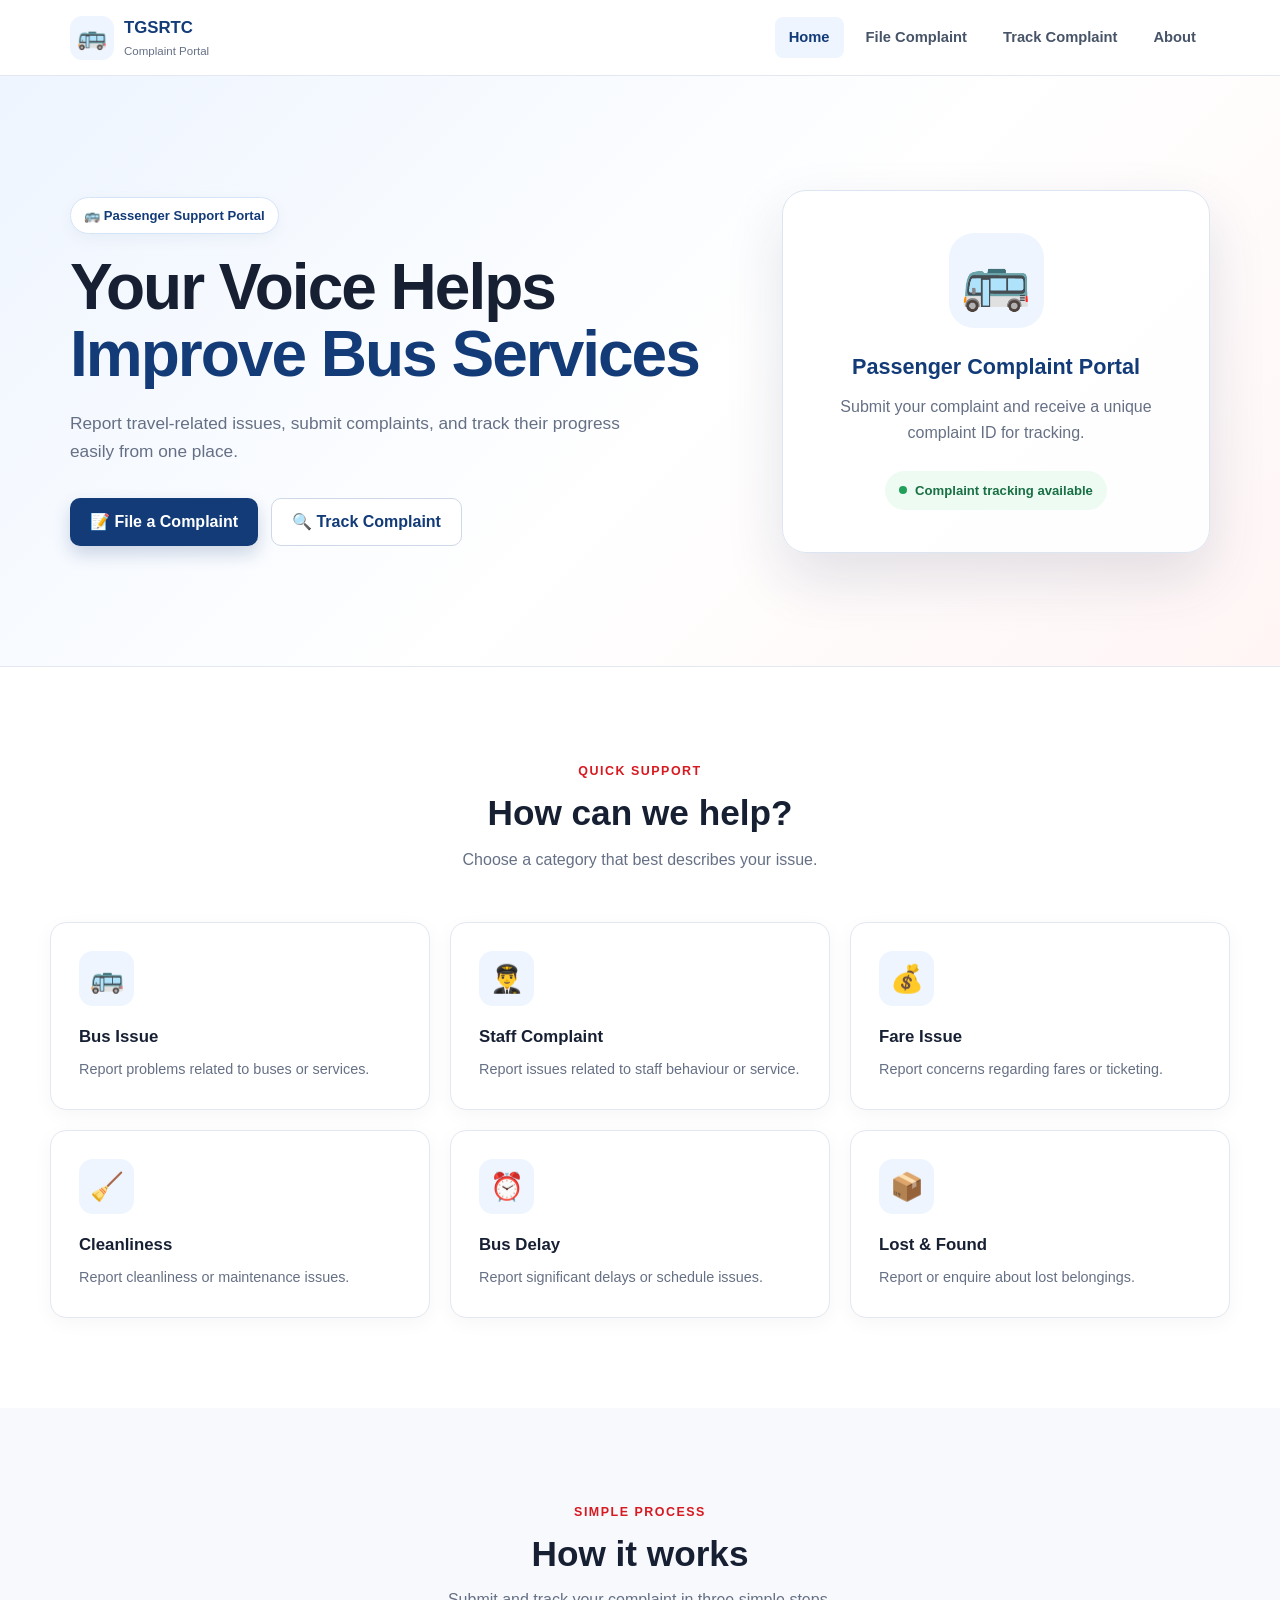
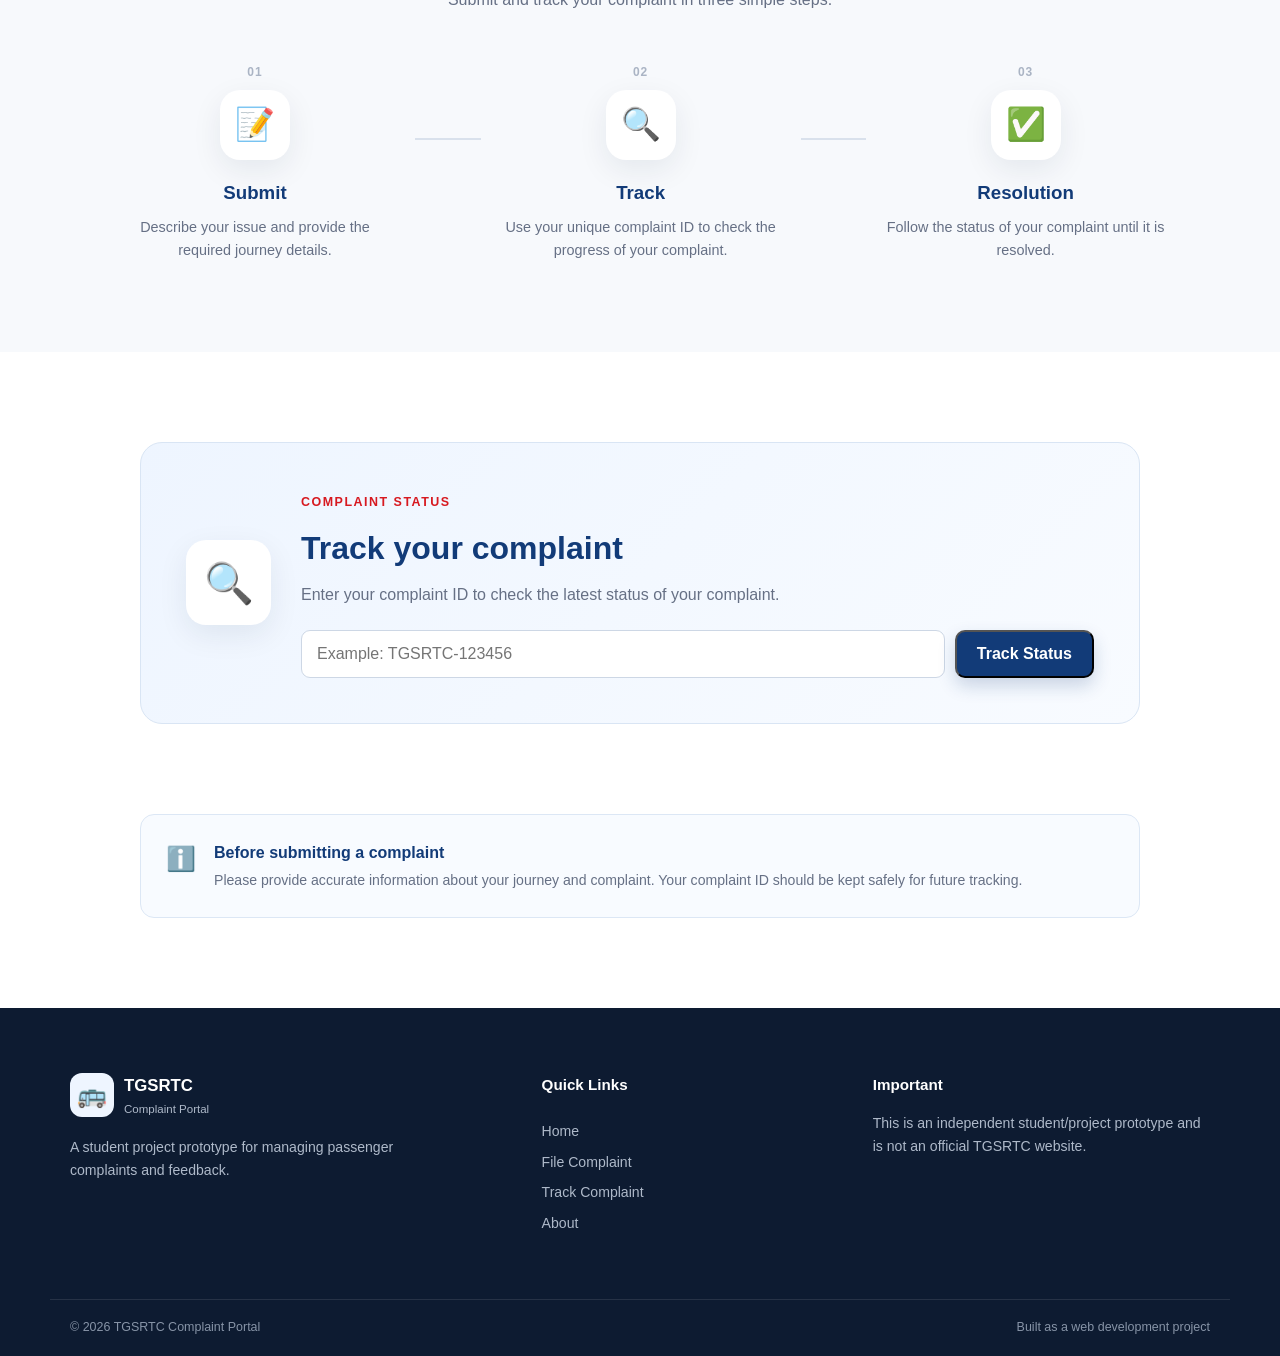
<file: index.html>
<!DOCTYPE html>
<html lang="en">
<head>
    <meta charset="UTF-8">

    <meta name="viewport" content="width=device-width, initial-scale=1.0">

    <title>TGSRTC Complaint Portal</title>

    <meta
        name="description"
        content="TGSRTC Complaint Portal - Submit and track public transport complaints."
    >

    <link rel="stylesheet" href="css/style.css">
</head>

<body>

    <!-- =========================
         NAVIGATION
    ========================== -->

    <header class="navbar">

        <div class="nav-container">

            <a href="index.html" class="logo">
                <span class="logo-icon">🚌</span>

                <div>
                    <span class="logo-title">TGSRTC</span>
                    <span class="logo-subtitle">Complaint Portal</span>
                </div>
            </a>


            <nav class="nav-links" id="navLinks">

                <a href="index.html" class="active">
                    Home
                </a>

                <a href="pages/complaint.html">
                    File Complaint
                </a>

                <a href="pages/track.html">
                    Track Complaint
                </a>

                <a href="pages/about.html">
                    About
                </a>

            </nav>


            <button
                class="menu-button"
                id="menuButton"
                aria-label="Open menu"
            >
                ☰
            </button>

        </div>

    </header>


    <main>

        <!-- =========================
             HERO SECTION
        ========================== -->

        <section class="hero">

            <div class="hero-container">

                <div class="hero-content">

                    <span class="hero-badge">
                        🚌 Passenger Support Portal
                    </span>

                    <h1>
                        Your Voice Helps
                        <span>Improve Bus Services</span>
                    </h1>

                    <p>
                        Report travel-related issues, submit complaints,
                        and track their progress easily from one place.
                    </p>


                    <div class="hero-buttons">

                        <a
                            href="pages/complaint.html"
                            class="btn btn-primary"
                        >
                            📝 File a Complaint
                        </a>

                        <a
                            href="pages/track.html"
                            class="btn btn-secondary"
                        >
                            🔍 Track Complaint
                        </a>

                    </div>

                </div>


                <div class="hero-card">

                    <div class="hero-card-icon">
                        🚌
                    </div>

                    <h3>
                        Passenger Complaint Portal
                    </h3>

                    <p>
                        Submit your complaint and receive a
                        unique complaint ID for tracking.
                    </p>

                    <div class="hero-card-status">

                        <span class="status-dot"></span>

                        Complaint tracking available

                    </div>

                </div>

            </div>

        </section>


        <!-- =========================
             QUICK CATEGORIES
        ========================== -->

        <section class="categories section">

            <div class="section-heading">

                <span class="section-label">
                    QUICK SUPPORT
                </span>

                <h2>
                    How can we help?
                </h2>

                <p>
                    Choose a category that best describes your issue.
                </p>

            </div>


            <div class="category-grid">

                <a href="pages/complaint.html" class="category-card">

                    <div class="category-icon">
                        🚌
                    </div>

                    <h3>
                        Bus Issue
                    </h3>

                    <p>
                        Report problems related to buses or services.
                    </p>

                </a>


                <a href="pages/complaint.html" class="category-card">

                    <div class="category-icon">
                        👨‍✈️
                    </div>

                    <h3>
                        Staff Complaint
                    </h3>

                    <p>
                        Report issues related to staff behaviour or service.
                    </p>

                </a>


                <a href="pages/complaint.html" class="category-card">

                    <div class="category-icon">
                        💰
                    </div>

                    <h3>
                        Fare Issue
                    </h3>

                    <p>
                        Report concerns regarding fares or ticketing.
                    </p>

                </a>


                <a href="pages/complaint.html" class="category-card">

                    <div class="category-icon">
                        🧹
                    </div>

                    <h3>
                        Cleanliness
                    </h3>

                    <p>
                        Report cleanliness or maintenance issues.
                    </p>

                </a>


                <a href="pages/complaint.html" class="category-card">

                    <div class="category-icon">
                        ⏰
                    </div>

                    <h3>
                        Bus Delay
                    </h3>

                    <p>
                        Report significant delays or schedule issues.
                    </p>

                </a>


                <a href="pages/complaint.html" class="category-card">

                    <div class="category-icon">
                        📦
                    </div>

                    <h3>
                        Lost & Found
                    </h3>

                    <p>
                        Report or enquire about lost belongings.
                    </p>

                </a>

            </div>

        </section>


        <!-- =========================
             HOW IT WORKS
        ========================== -->

        <section class="how-section section">

            <div class="section-heading">

                <span class="section-label">
                    SIMPLE PROCESS
                </span>

                <h2>
                    How it works
                </h2>

                <p>
                    Submit and track your complaint in three simple steps.
                </p>

            </div>


            <div class="steps">

                <div class="step">

                    <div class="step-number">
                        01
                    </div>

                    <div class="step-icon">
                        📝
                    </div>

                    <h3>
                        Submit
                    </h3>

                    <p>
                        Describe your issue and provide the required
                        journey details.
                    </p>

                </div>


                <div class="step-line"></div>


                <div class="step">

                    <div class="step-number">
                        02
                    </div>

                    <div class="step-icon">
                        🔍
                    </div>

                    <h3>
                        Track
                    </h3>

                    <p>
                        Use your unique complaint ID to check the
                        progress of your complaint.
                    </p>

                </div>


                <div class="step-line"></div>


                <div class="step">

                    <div class="step-number">
                        03
                    </div>

                    <div class="step-icon">
                        ✅
                    </div>

                    <h3>
                        Resolution
                    </h3>

                    <p>
                        Follow the status of your complaint until
                        it is resolved.
                    </p>

                </div>

            </div>

        </section>


        <!-- =========================
             TRACK COMPLAINT
        ========================== -->

        <section class="track-section section">

            <div class="track-card">

                <div class="track-icon">
                    🔍
                </div>

                <div class="track-content">

                    <span class="section-label">
                        COMPLAINT STATUS
                    </span>

                    <h2>
                        Track your complaint
                    </h2>

                    <p>
                        Enter your complaint ID to check the latest
                        status of your complaint.
                    </p>


                    <form class="track-form" id="trackForm">

                        <input
                            type="text"
                            id="complaintId"
                            placeholder="Example: TGSRTC-123456"
                            required
                        >

                        <button
                            type="submit"
                            class="btn btn-primary"
                        >
                            Track Status
                        </button>

                    </form>

                </div>

            </div>

        </section>


        <!-- =========================
             INFORMATION NOTICE
        ========================== -->

        <section class="notice-section section">

            <div class="notice">

                <div class="notice-icon">
                    ℹ️
                </div>

                <div>

                    <h3>
                        Before submitting a complaint
                    </h3>

                    <p>
                        Please provide accurate information about
                        your journey and complaint. Your complaint
                        ID should be kept safely for future tracking.
                    </p>

                </div>

            </div>

        </section>

    </main>


    <!-- =========================
         FOOTER
    ========================== -->

    <footer class="footer">

        <div class="footer-container">

            <div class="footer-brand">

                <div class="logo">

                    <span class="logo-icon">
                        🚌
                    </span>

                    <div>
                        <span class="logo-title">
                            TGSRTC
                        </span>

                        <span class="logo-subtitle">
                            Complaint Portal
                        </span>
                    </div>

                </div>

                <p>
                    A student project prototype for managing
                    passenger complaints and feedback.
                </p>

            </div>


            <div class="footer-links">

                <h4>
                    Quick Links
                </h4>

                <a href="index.html">
                    Home
                </a>

                <a href="pages/complaint.html">
                    File Complaint
                </a>

                <a href="pages/track.html">
                    Track Complaint
                </a>

                <a href="pages/about.html">
                    About
                </a>

            </div>


            <div class="footer-info">

                <h4>
                    Important
                </h4>

                <p>
                    This is an independent student/project
                    prototype and is not an official TGSRTC website.
                </p>

            </div>

        </div>


        <div class="footer-bottom">

            <p>
                © 2026 TGSRTC Complaint Portal
            </p>

            <p>
                Built as a web development project
            </p>

        </div>

    </footer>


    <script src="js/script.js"></script>

</body>

</html>
</file>
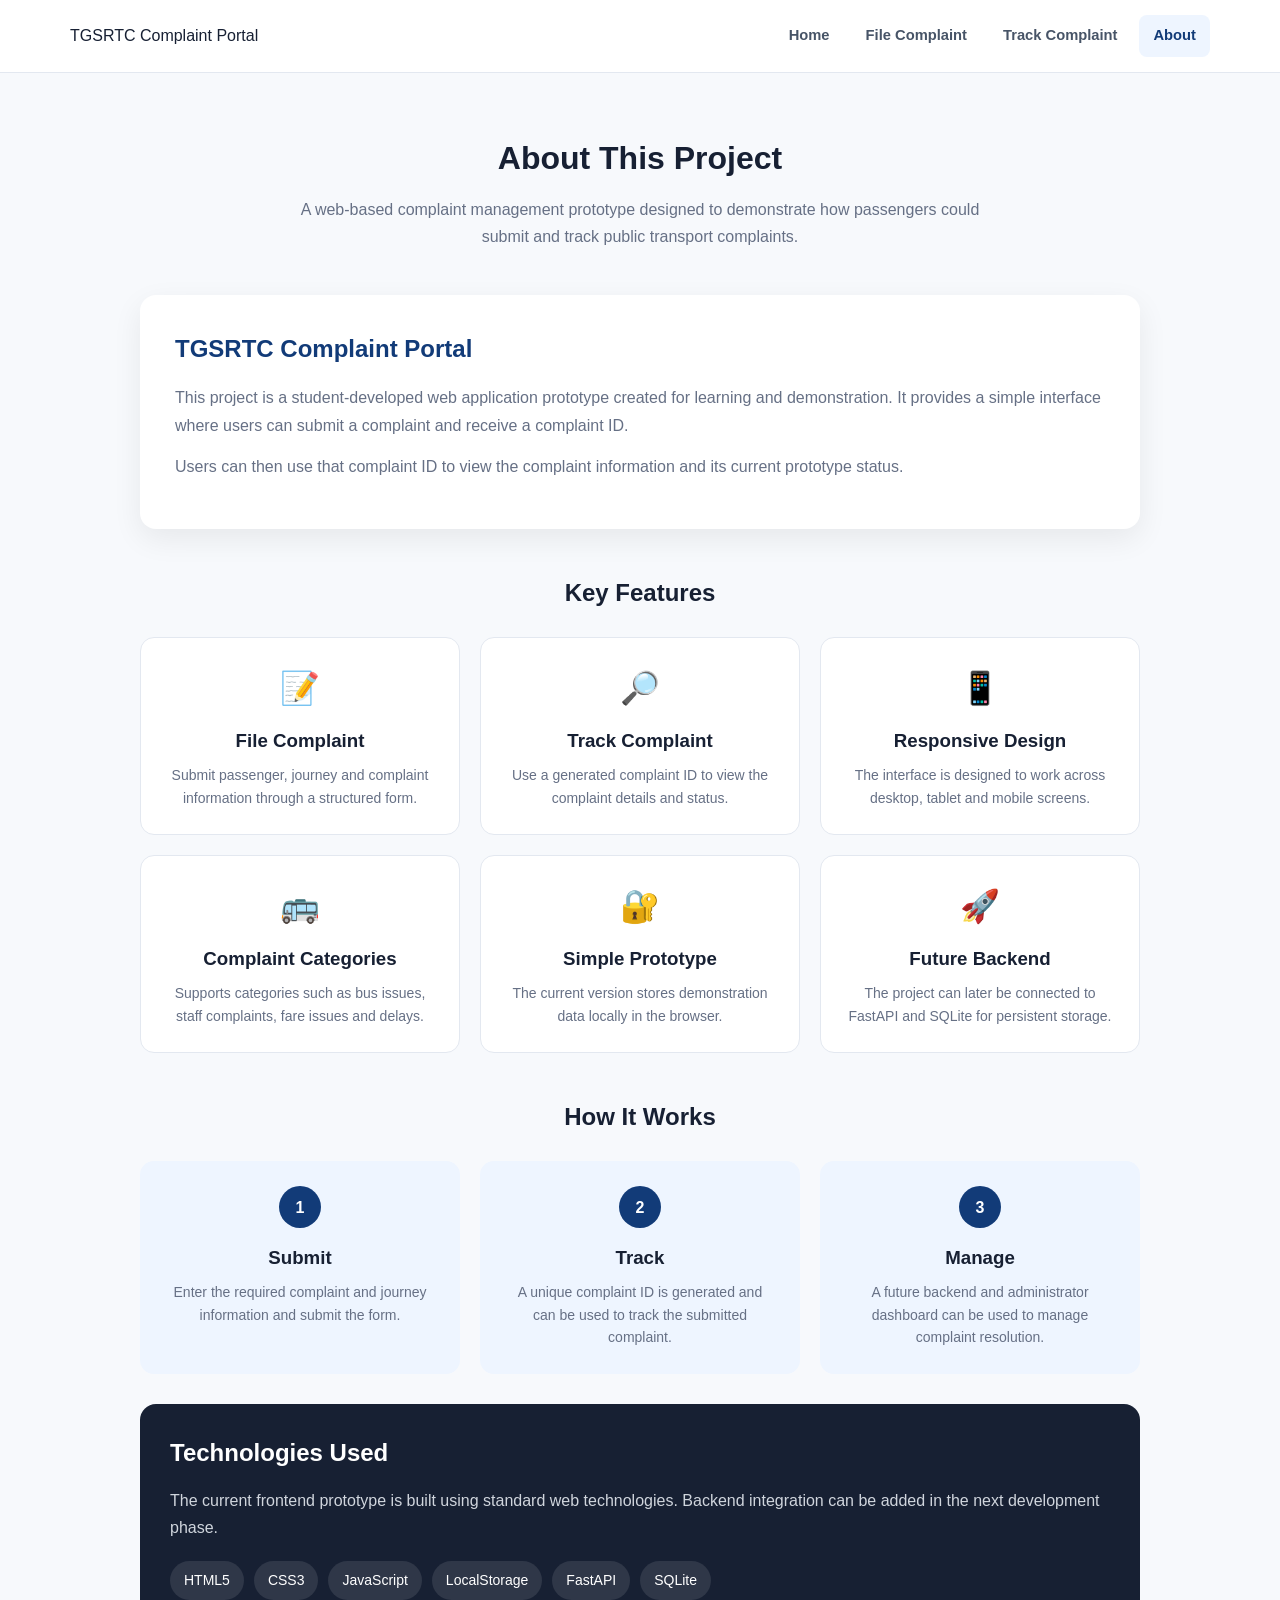
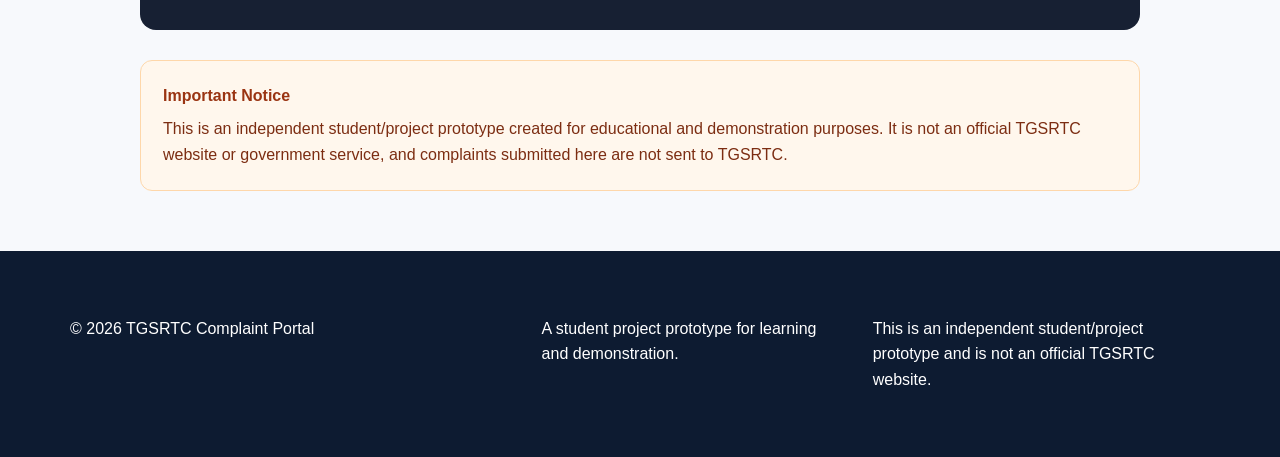
<file: pages/about.html>
<!DOCTYPE html>
<html lang="en">

<head>

    <meta charset="UTF-8">

    <meta name="viewport"
          content="width=device-width, initial-scale=1.0">

    <title>About | TGSRTC Complaint Portal</title>

    <link rel="stylesheet" href="../css/style.css">

    <style>

        /* =====================================================
           ABOUT PAGE
        ===================================================== */

        .about-page {
            padding: 60px 20px;
        }

        .about-container {
            max-width: 1000px;
            margin: auto;
        }

        .about-header {
            text-align: center;
            margin-bottom: 45px;
        }

        .about-header h1 {
            margin-bottom: 12px;
        }

        .about-header p {
            max-width: 700px;
            margin: auto;
            color: #667085;
            line-height: 1.7;
        }


        /* PROJECT INTRO */

        .about-intro {
            background: #ffffff;
            padding: 35px;
            border-radius: 16px;
            box-shadow: 0 10px 30px rgba(0,0,0,0.07);
            margin-bottom: 30px;
        }

        .about-intro h2 {
            color: #123b78;
            margin-bottom: 15px;
        }

        .about-intro p {
            color: #667085;
            line-height: 1.8;
            margin-bottom: 12px;
        }


        /* FEATURE GRID */

        .about-section-title {
            text-align: center;
            margin: 45px 0 25px;
            color: #172033;
        }

        .feature-grid {
            display: grid;
            grid-template-columns: repeat(3, 1fr);
            gap: 20px;
        }

        .feature-card {
            background: #ffffff;
            padding: 25px;
            border-radius: 14px;
            border: 1px solid #e3e8f0;
            text-align: center;
        }

        .feature-icon {
            font-size: 32px;
            margin-bottom: 12px;
        }

        .feature-card h3 {
            margin-bottom: 8px;
            color: #172033;
        }

        .feature-card p {
            color: #667085;
            line-height: 1.6;
            font-size: 14px;
        }


        /* WORKFLOW */

        .workflow {
            display: grid;
            grid-template-columns: repeat(3, 1fr);
            gap: 20px;
        }

        .workflow-card {
            text-align: center;
            padding: 25px;
            background: #eef5ff;
            border-radius: 14px;
        }

        .workflow-number {
            width: 42px;
            height: 42px;
            margin: 0 auto 15px;
            border-radius: 50%;
            background: #123b78;
            color: #ffffff;
            display: flex;
            align-items: center;
            justify-content: center;
            font-weight: bold;
        }

        .workflow-card h3 {
            margin-bottom: 8px;
        }

        .workflow-card p {
            color: #667085;
            font-size: 14px;
            line-height: 1.6;
        }


        /* TECHNOLOGY */

        .technology-box {
            background: #172033;
            color: #ffffff;
            padding: 30px;
            border-radius: 16px;
            margin-top: 30px;
        }

        .technology-box h2 {
            margin-bottom: 15px;
        }

        .technology-box p {
            color: #d0d5dd;
            line-height: 1.7;
            margin-bottom: 20px;
        }

        .tech-list {
            display: flex;
            flex-wrap: wrap;
            gap: 10px;
        }

        .tech-item {
            padding: 8px 14px;
            background: rgba(255,255,255,0.1);
            border-radius: 20px;
            font-size: 14px;
        }


        /* DISCLAIMER */

        .disclaimer {
            margin-top: 30px;
            padding: 22px;
            background: #fff7ed;
            border: 1px solid #fed7aa;
            border-radius: 12px;
        }

        .disclaimer strong {
            color: #9a3412;
        }

        .disclaimer p {
            color: #7c2d12;
            margin-top: 8px;
            line-height: 1.6;
        }


        /* MOBILE */

        @media (max-width: 800px) {

            .feature-grid,
            .workflow {
                grid-template-columns: 1fr;
            }

            .about-page {
                padding: 40px 15px;
            }

            .about-intro {
                padding: 25px;
            }

        }

    </style>

</head>


<body>


<!-- =====================================================
     NAVBAR
===================================================== -->

<header class="navbar">

    <div class="nav-container">

        <a href="../index.html" class="logo">
            TGSRTC Complaint Portal
        </a>

        <button
            class="menu-button"
            id="menuButton"
            aria-label="Open menu">
            ☰
        </button>

        <nav class="nav-links" id="navLinks">

            <a href="../index.html">
                Home
            </a>

            <a href="complaint.html">
                File Complaint
            </a>

            <a href="track.html">
                Track Complaint
            </a>

            <a href="about.html" class="active">
                About
            </a>

        </nav>

    </div>

</header>


<!-- =====================================================
     ABOUT PAGE
===================================================== -->

<main class="about-page">

    <div class="about-container">


        <!-- HEADER -->

        <div class="about-header">

            <h1>
                About This Project
            </h1>

            <p>
                A web-based complaint management prototype
                designed to demonstrate how passengers could
                submit and track public transport complaints.
            </p>

        </div>


        <!-- INTRODUCTION -->

        <section class="about-intro">

            <h2>
                TGSRTC Complaint Portal
            </h2>

            <p>
                This project is a student-developed web application
                prototype created for learning and demonstration.
                It provides a simple interface where users can
                submit a complaint and receive a complaint ID.
            </p>

            <p>
                Users can then use that complaint ID to view the
                complaint information and its current prototype
                status.
            </p>

        </section>


        <!-- FEATURES -->

        <h2 class="about-section-title">
            Key Features
        </h2>


        <section class="feature-grid">


            <div class="feature-card">

                <div class="feature-icon">
                    📝
                </div>

                <h3>
                    File Complaint
                </h3>

                <p>
                    Submit passenger, journey and complaint
                    information through a structured form.
                </p>

            </div>


            <div class="feature-card">

                <div class="feature-icon">
                    🔎
                </div>

                <h3>
                    Track Complaint
                </h3>

                <p>
                    Use a generated complaint ID to view
                    the complaint details and status.
                </p>

            </div>


            <div class="feature-card">

                <div class="feature-icon">
                    📱
                </div>

                <h3>
                    Responsive Design
                </h3>

                <p>
                    The interface is designed to work across
                    desktop, tablet and mobile screens.
                </p>

            </div>


            <div class="feature-card">

                <div class="feature-icon">
                    🚌
                </div>

                <h3>
                    Complaint Categories
                </h3>

                <p>
                    Supports categories such as bus issues,
                    staff complaints, fare issues and delays.
                </p>

            </div>


            <div class="feature-card">

                <div class="feature-icon">
                    🔐
                </div>

                <h3>
                    Simple Prototype
                </h3>

                <p>
                    The current version stores demonstration
                    data locally in the browser.
                </p>

            </div>


            <div class="feature-card">

                <div class="feature-icon">
                    🚀
                </div>

                <h3>
                    Future Backend
                </h3>

                <p>
                    The project can later be connected to
                    FastAPI and SQLite for persistent storage.
                </p>

            </div>


        </section>


        <!-- WORKFLOW -->

        <h2 class="about-section-title">
            How It Works
        </h2>


        <section class="workflow">


            <div class="workflow-card">

                <div class="workflow-number">
                    1
                </div>

                <h3>
                    Submit
                </h3>

                <p>
                    Enter the required complaint and journey
                    information and submit the form.
                </p>

            </div>


            <div class="workflow-card">

                <div class="workflow-number">
                    2
                </div>

                <h3>
                    Track
                </h3>

                <p>
                    A unique complaint ID is generated and
                    can be used to track the submitted complaint.
                </p>

            </div>


            <div class="workflow-card">

                <div class="workflow-number">
                    3
                </div>

                <h3>
                    Manage
                </h3>

                <p>
                    A future backend and administrator dashboard
                    can be used to manage complaint resolution.
                </p>

            </div>


        </section>


        <!-- TECHNOLOGY -->

        <section class="technology-box">

            <h2>
                Technologies Used
            </h2>

            <p>
                The current frontend prototype is built using
                standard web technologies. Backend integration
                can be added in the next development phase.
            </p>


            <div class="tech-list">

                <span class="tech-item">
                    HTML5
                </span>

                <span class="tech-item">
                    CSS3
                </span>

                <span class="tech-item">
                    JavaScript
                </span>

                <span class="tech-item">
                    LocalStorage
                </span>

                <span class="tech-item">
                    FastAPI
                </span>

                <span class="tech-item">
                    SQLite
                </span>

            </div>

        </section>


        <!-- DISCLAIMER -->

        <section class="disclaimer">

            <strong>
                Important Notice
            </strong>

            <p>
                This is an independent student/project prototype
                created for educational and demonstration purposes.
                It is not an official TGSRTC website or government
                service, and complaints submitted here are not
                sent to TGSRTC.
            </p>

        </section>


    </div>

</main>


<!-- =====================================================
     FOOTER
===================================================== -->

<footer class="footer">

    <div class="footer-container">

        <p>
            © 2026 TGSRTC Complaint Portal
        </p>

        <p>
            A student project prototype for learning and demonstration.
        </p>

        <p>
            This is an independent student/project prototype
            and is not an official TGSRTC website.
        </p>

    </div>

</footer>


<script src="../js/script.js"></script>


</body>

</html>
</file>
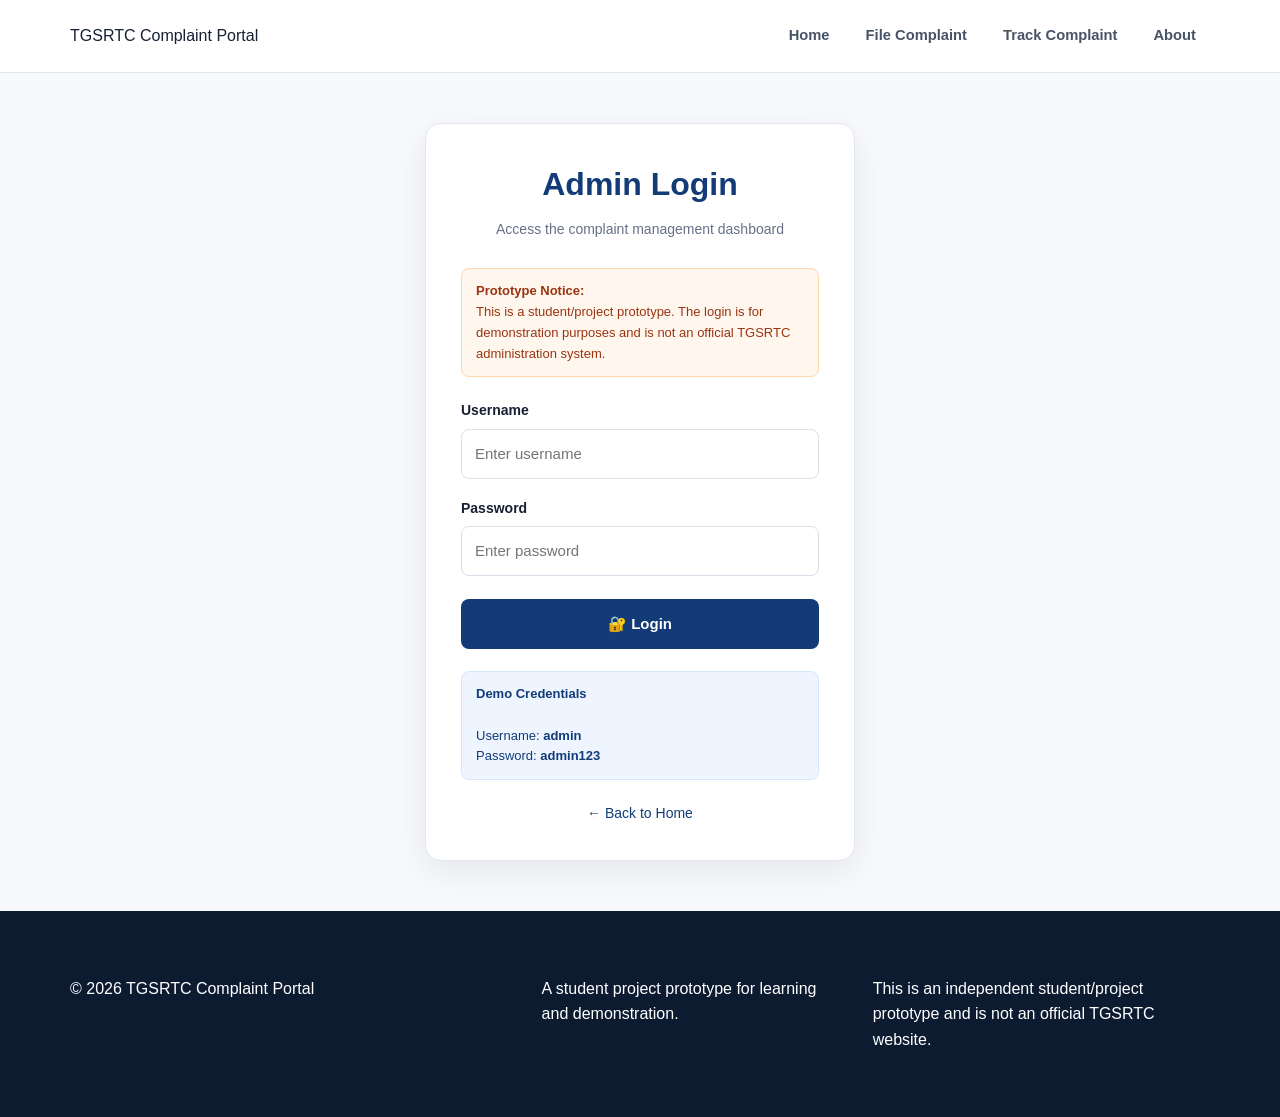
<file: pages/admin-login.html>
<!DOCTYPE html>
<html lang="en">

<head>

    <meta charset="UTF-8">

    <meta
        name="viewport"
        content="width=device-width, initial-scale=1.0">

    <title>Admin Login | TGSRTC Complaint Portal</title>

    <link
        rel="stylesheet"
        href="../css/style.css">

    <style>

        .login-page {
            min-height: 75vh;
            display: flex;
            align-items: center;
            justify-content: center;
            padding: 50px 20px;
            background: #f7f9fc;
        }

        .login-card {
            width: 100%;
            max-width: 430px;
            background: #ffffff;
            padding: 35px;
            border-radius: 16px;
            box-shadow: 0 10px 35px rgba(0, 0, 0, 0.08);
            border: 1px solid #e3e8f0;
        }

        .login-card h1 {
            color: #123b78;
            text-align: center;
            margin-bottom: 8px;
        }

        .login-card .subtitle {
            text-align: center;
            color: #667085;
            margin-bottom: 28px;
            font-size: 14px;
        }

        .login-notice {
            background: #fff7ed;
            border: 1px solid #fed7aa;
            color: #9a3412;
            padding: 12px 14px;
            border-radius: 8px;
            font-size: 13px;
            margin-bottom: 22px;
        }

        .form-group {
            margin-bottom: 18px;
        }

        .form-group label {
            display: block;
            margin-bottom: 7px;
            color: #172033;
            font-weight: 600;
            font-size: 14px;
        }

        .form-group input {
            width: 100%;
            padding: 12px 13px;
            border: 1px solid #d9dee8;
            border-radius: 8px;
            font-size: 15px;
            box-sizing: border-box;
            outline: none;
        }

        .form-group input:focus {
            border-color: #123b78;
            box-shadow: 0 0 0 3px rgba(18, 59, 120, 0.1);
        }

        .login-btn {
            width: 100%;
            padding: 13px;
            border: none;
            border-radius: 8px;
            background: #123b78;
            color: #ffffff;
            font-size: 15px;
            font-weight: 600;
            cursor: pointer;
            margin-top: 5px;
        }

        .login-btn:hover {
            background: #0b2c5d;
        }

        .login-error {
            display: none;
            margin-top: 15px;
            padding: 11px 13px;
            border-radius: 8px;
            background: #fef2f2;
            border: 1px solid #fecaca;
            color: #b91c1c;
            font-size: 14px;
            text-align: center;
        }

        .back-link {
            display: block;
            text-align: center;
            margin-top: 22px;
            color: #123b78;
            text-decoration: none;
            font-size: 14px;
        }

        .back-link:hover {
            text-decoration: underline;
        }

        .demo-credentials {
            margin-top: 22px;
            padding: 12px 14px;
            background: #eef5ff;
            border: 1px solid #d7e6ff;
            border-radius: 8px;
            color: #123b78;
            font-size: 13px;
        }

    </style>

</head>


<body>


<header class="navbar">

    <div class="nav-container">

        <a
            href="../index.html"
            class="logo">
            TGSRTC Complaint Portal
        </a>

        <nav class="nav-links">

            <a href="../index.html">
                Home
            </a>

            <a href="complaint.html">
                File Complaint
            </a>

            <a href="track.html">
                Track Complaint
            </a>

            <a href="about.html">
                About
            </a>

        </nav>

    </div>

</header>


<main class="login-page">

    <div class="login-card">

        <h1>
            Admin Login
        </h1>

        <p class="subtitle">
            Access the complaint management dashboard
        </p>


        <div class="login-notice">

            <strong>Prototype Notice:</strong><br>

            This is a student/project prototype.
            The login is for demonstration purposes
            and is not an official TGSRTC administration system.

        </div>


        <form id="loginForm">


            <div class="form-group">

                <label for="username">
                    Username
                </label>

                <input
                    type="text"
                    id="username"
                    placeholder="Enter username"
                    required>

            </div>


            <div class="form-group">

                <label for="password">
                    Password
                </label>

                <input
                    type="password"
                    id="password"
                    placeholder="Enter password"
                    required>

            </div>


            <button
                type="submit"
                class="login-btn">

                🔐 Login

            </button>


            <div
                id="loginError"
                class="login-error">

                Invalid username or password.

            </div>


        </form>


        <div class="demo-credentials">

            <strong>Demo Credentials</strong><br><br>

            Username: <strong>admin</strong><br>

            Password: <strong>admin123</strong>

        </div>


        <a
            href="../index.html"
            class="back-link">

            ← Back to Home

        </a>

    </div>

</main>


<footer class="footer">

    <div class="footer-container">

        <p>
            © 2026 TGSRTC Complaint Portal
        </p>

        <p>
            A student project prototype for learning and demonstration.
        </p>

        <p>
            This is an independent student/project prototype
            and is not an official TGSRTC website.
        </p>

    </div>

</footer>


<script>

    const loginForm =
        document.getElementById(
            "loginForm"
        );


    loginForm.addEventListener(
        "submit",
        function(event) {

            event.preventDefault();


            const username =
                document.getElementById(
                    "username"
                ).value.trim();


            const password =
                document.getElementById(
                    "password"
                ).value;


            const loginError =
                document.getElementById(
                    "loginError"
                );


            if (
                username === "admin" &&
                password === "admin123"
            ) {

                sessionStorage.setItem(
                    "adminLoggedIn",
                    "true"
                );


                window.location.href =
                    "admin.html";

            } else {

                loginError.style.display =
                    "block";

            }

        }
    );

</script>


</body>

</html>
</file>
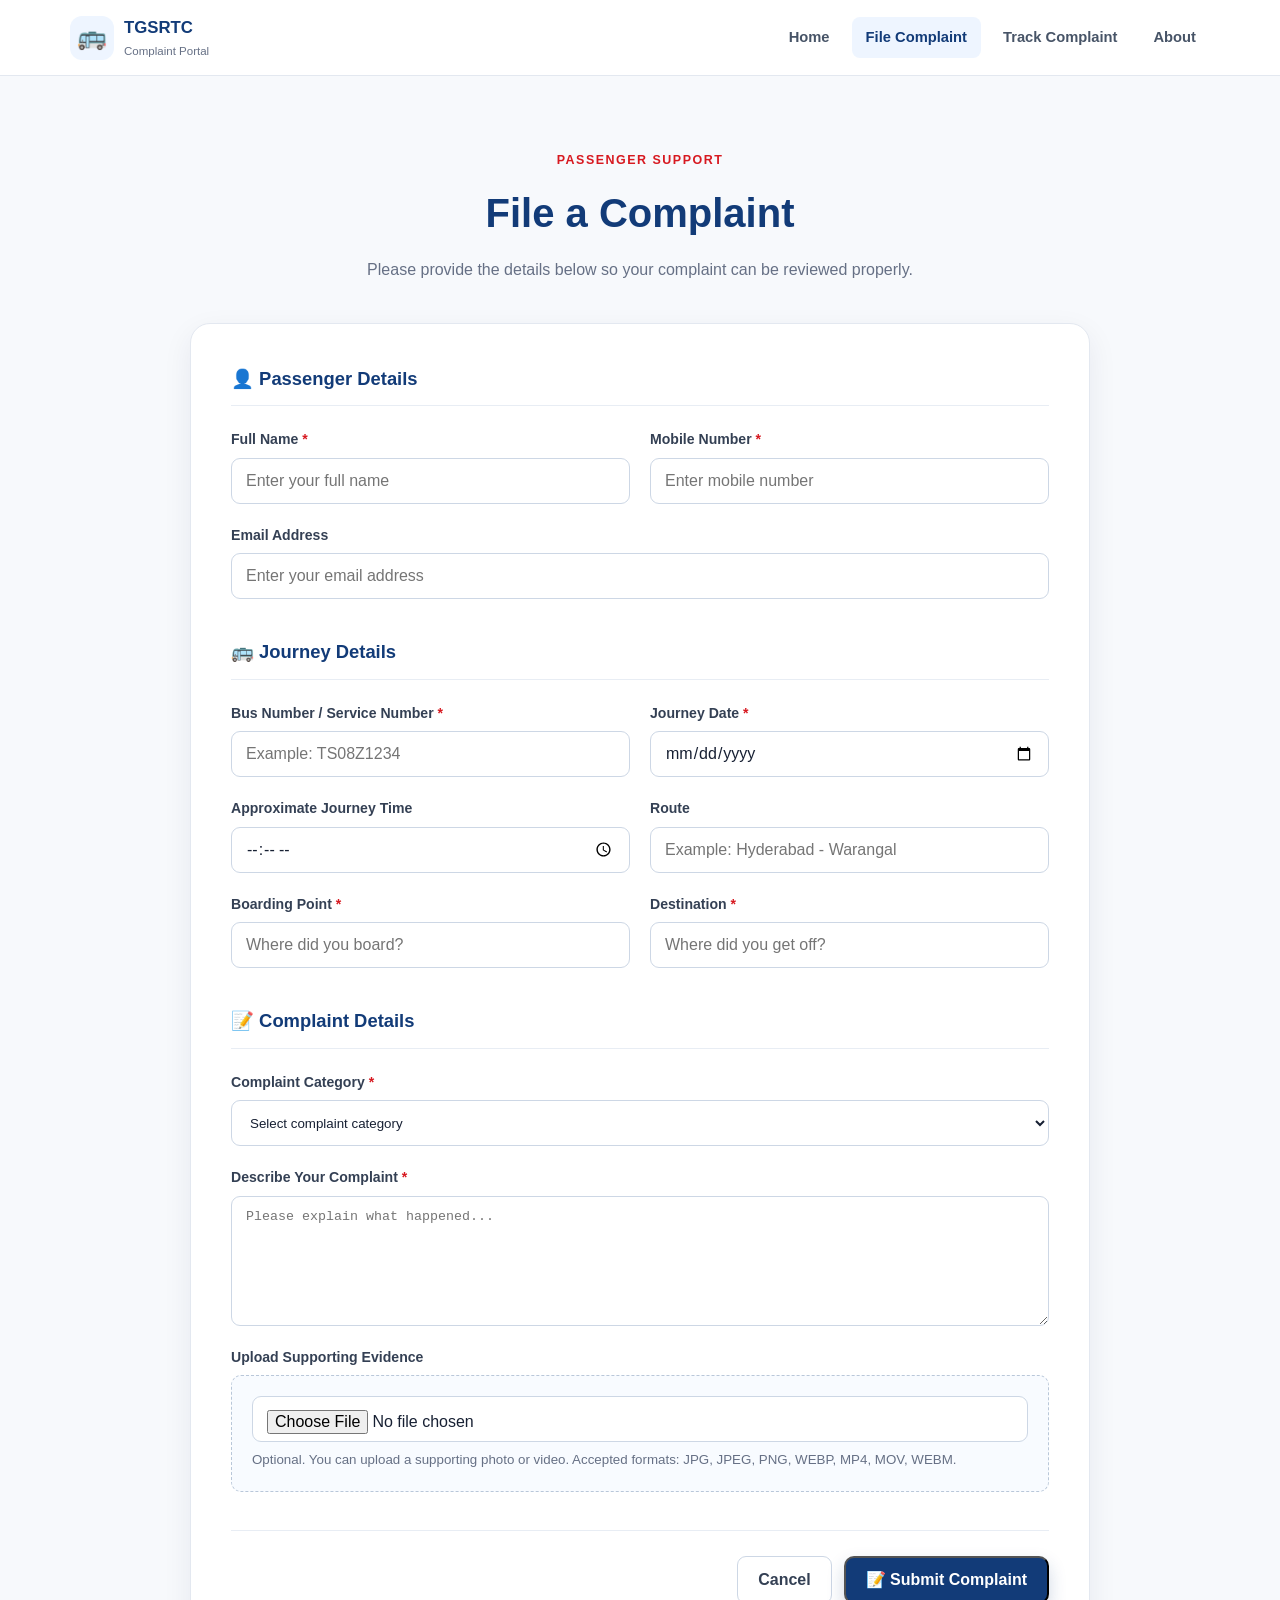
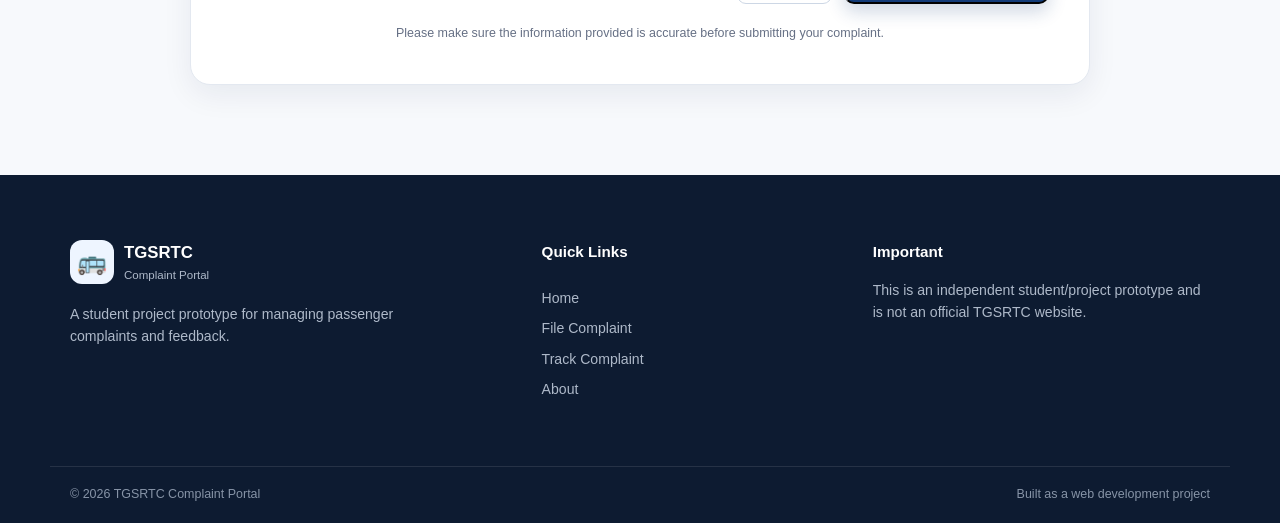
<file: pages/complaint.html>
<!DOCTYPE html>
<html lang="en">

<head>
    <meta charset="UTF-8">

    <meta name="viewport" content="width=device-width, initial-scale=1.0">

    <title>File Complaint | TGSRTC Complaint Portal</title>

    <link rel="stylesheet" href="../css/style.css">

    <style>
        /* Complaint page specific styles */

        .complaint-page {
            padding: 70px 20px 90px;
            background: #f7f9fc;
        }

        .complaint-container {
            max-width: 900px;
            margin: auto;
        }

        .page-header {
            text-align: center;
            margin-bottom: 40px;
        }

        .page-header h1 {
            color: #123b78;
            font-size: 2.5rem;
            margin-bottom: 12px;
        }

        .page-header p {
            color: #667085;
        }

        .complaint-card {
            background: #ffffff;
            border: 1px solid #e3e8f0;
            border-radius: 20px;
            padding: 40px;
            box-shadow: 0 10px 30px rgba(15, 35, 70, 0.07);
        }

        .form-section {
            margin-bottom: 38px;
        }

        .form-section:last-child {
            margin-bottom: 0;
        }

        .form-section-title {
            display: flex;
            align-items: center;
            gap: 10px;

            margin-bottom: 22px;
            padding-bottom: 12px;

            border-bottom: 1px solid #e8edf4;

            color: #123b78;
            font-size: 1.15rem;
        }

        .form-grid {
            display: grid;
            grid-template-columns: repeat(2, 1fr);
            gap: 20px;
        }

        .form-group {
            display: flex;
            flex-direction: column;
            gap: 7px;
        }

        .form-group.full {
            grid-column: 1 / -1;
        }

        .form-group label {
            color: #344054;
            font-size: 0.88rem;
            font-weight: 700;
        }

        .required {
            color: #d71920;
        }

        .form-group input,
        .form-group select,
        .form-group textarea {
            width: 100%;
            padding: 12px 14px;

            border: 1px solid #cdd7e5;
            border-radius: 9px;

            background: #ffffff;
            color: #172033;

            outline: none;

            transition: 0.2s ease;
        }

        .form-group input,
        .form-group select {
            height: 46px;
        }

        .form-group textarea {
            min-height: 130px;
            resize: vertical;
        }

        .form-group input:focus,
        .form-group select:focus,
        .form-group textarea:focus {
            border-color: #123b78;
            box-shadow: 0 0 0 3px rgba(18, 59, 120, 0.08);
        }

        .file-box {
            padding: 20px;

            border: 1px dashed #b9c7d9;
            border-radius: 10px;

            background: #f8fbff;
        }

        .file-box small {
            display: block;
            margin-top: 7px;
            color: #667085;
        }

        .form-actions {
            display: flex;
            justify-content: flex-end;
            gap: 12px;

            margin-top: 35px;
            padding-top: 25px;

            border-top: 1px solid #e8edf4;
        }

        .cancel-button {
            display: inline-flex;
            align-items: center;
            justify-content: center;

            min-height: 48px;
            padding: 0 20px;

            border: 1px solid #cdd7e5;
            border-radius: 9px;

            background: #ffffff;
            color: #344054;

            font-weight: 700;
        }

        .privacy-note {
            margin-top: 20px;

            text-align: center;

            color: #667085;
            font-size: 0.78rem;
        }

        @media (max-width: 700px) {

            .complaint-page {
                padding: 50px 15px 70px;
            }

            .complaint-card {
                padding: 25px 20px;
            }

            .page-header h1 {
                font-size: 2rem;
            }

            .form-grid {
                grid-template-columns: 1fr;
            }

            .form-group.full {
                grid-column: auto;
            }

            .form-actions {
                flex-direction: column;
            }

            .form-actions .btn,
            .cancel-button {
                width: 100%;
            }
        }
    </style>
</head>


<body>

    <!-- =========================
         NAVIGATION
    ========================== -->

    <header class="navbar">

        <div class="nav-container">

            <a href="../index.html" class="logo">

                <span class="logo-icon">
                    🚌
                </span>

                <div>
                    <span class="logo-title">
                        TGSRTC
                    </span>

                    <span class="logo-subtitle">
                        Complaint Portal
                    </span>
                </div>

            </a>


            <nav class="nav-links" id="navLinks">

                <a href="../index.html">
                    Home
                </a>

                <a href="complaint.html" class="active">
                    File Complaint
                </a>

                <a href="track.html">
                    Track Complaint
                </a>

                <a href="about.html">
                    About
                </a>

            </nav>


            <button
                class="menu-button"
                id="menuButton"
                aria-label="Open menu"
            >
                ☰
            </button>

        </div>

    </header>


    <!-- =========================
         COMPLAINT FORM
    ========================== -->

    <main class="complaint-page">

        <div class="complaint-container">


            <!-- PAGE HEADER -->

            <div class="page-header">

                <span class="section-label">
                    PASSENGER SUPPORT
                </span>

                <h1>
                    File a Complaint
                </h1>

                <p>
                    Please provide the details below so your complaint
                    can be reviewed properly.
                </p>

            </div>


            <!-- FORM CARD -->

            <div class="complaint-card">

                <form id="complaintForm">


                    <!-- =========================
                         PASSENGER DETAILS
                    ========================== -->

                    <section class="form-section">

                        <h2 class="form-section-title">
                            👤 Passenger Details
                        </h2>


                        <div class="form-grid">

                            <div class="form-group">

                                <label for="fullName">
                                    Full Name
                                    <span class="required">*</span>
                                </label>

                                <input
                                    type="text"
                                    id="name"
                                    name="fullName"
                                    placeholder="Enter your full name"
                                    required
                                >

                            </div>


                            <div class="form-group">

                                <label for="mobile">
                                    Mobile Number
                                    <span class="required">*</span>
                                </label>

                                <input
                                    type="tel"
                                    id="mobile"
                                    name="mobile"
                                    placeholder="Enter mobile number"
                                    pattern="[0-9]{10}"
                                    maxlength="10"
                                    required
                                >

                            </div>


                            <div class="form-group full">

                                <label for="email">
                                    Email Address
                                </label>

                                <input
                                    type="email"
                                    id="email"
                                    name="email"
                                    placeholder="Enter your email address"
                                >

                            </div>

                        </div>

                    </section>


                    <!-- =========================
                         JOURNEY DETAILS
                    ========================== -->

                    <section class="form-section">

                        <h2 class="form-section-title">
                            🚌 Journey Details
                        </h2>


                        <div class="form-grid">

                            <div class="form-group">

                                <label for="busNumber">
                                    Bus Number / Service Number
                                    <span class="required">*</span>
                                </label>

                                <input
                                    type="text"
                                    id="busNumber"
                                    name="busNumber"
                                    placeholder="Example: TS08Z1234"
                                    required
                                >

                            </div>


                            <div class="form-group">

                                <label for="journeyDate">
                                    Journey Date
                                    <span class="required">*</span>
                                </label>

                                <input
                                    type="date"
                                    id="journeyDate"
                                    name="journeyDate"
                                    required
                                >

                            </div>


                            <div class="form-group">

                                <label for="journeyTime">
                                    Approximate Journey Time
                                </label>

                                <input
                                    type="time"
                                    id="journeyTime"
                                    name="journeyTime"
                                >

                            </div>


                            <div class="form-group">

                                <label for="route">
                                    Route
                                </label>

                                <input
                                    type="text"
                                    id="route"
                                    name="route"
                                    placeholder="Example: Hyderabad - Warangal"
                                >

                            </div>


                            <div class="form-group">

                                <label for="boarding">
                                    Boarding Point
                                    <span class="required">*</span>
                                </label>

                                <input
                                    type="text"
                                    id="boardingPoint"
                                    name="boarding"
                                    placeholder="Where did you board?"
                                    required
                                >

                            </div>


                            <div class="form-group">

                                <label for="destination">
                                    Destination
                                    <span class="required">*</span>
                                </label>

                                <input
                                    type="text"
                                    id="destination"
                                    name="destination"
                                    placeholder="Where did you get off?"
                                    required
                                >

                            </div>

                        </div>

                    </section>


                    <!-- =========================
                         COMPLAINT DETAILS
                    ========================== -->

                    <section class="form-section">

                        <h2 class="form-section-title">
                            📝 Complaint Details
                        </h2>


                        <div class="form-grid">

                            <div class="form-group full">

                                <label for="category">
                                    Complaint Category
                                    <span class="required">*</span>
                                </label>

                                <select
                                    id="category"
                                    name="category"
                                    required
                                >

                                    <option value="">
                                        Select complaint category
                                    </option>

                                    <option value="bus">
                                        🚌 Bus Issue
                                    </option>

                                    <option value="staff">
                                        👨‍✈️ Staff Complaint
                                    </option>

                                    <option value="fare">
                                        💰 Fare / Ticket Issue
                                    </option>

                                    <option value="cleanliness">
                                        🧹 Cleanliness
                                    </option>

                                    <option value="delay">
                                        ⏰ Bus Delay
                                    </option>

                                    <option value="lost">
                                        📦 Lost & Found
                                    </option>

                                    <option value="other">
                                        📋 Other
                                    </option>

                                </select>

                            </div>


                            <div class="form-group full">

                                <label for="description">
                                    Describe Your Complaint
                                    <span class="required">*</span>
                                </label>

                                <textarea
                                    id="description"
                                    name="description"
                                    placeholder="Please explain what happened..."
                                    maxlength="1000"
                                    required
                                ></textarea>

                            </div>


                            <div class="form-group full">

    <label for="evidence">
        Upload Supporting Evidence
    </label>

    <div class="file-box">

        <input
            type="file"
            id="evidence"
            name="evidence"
            accept="image/*,video/*"
        >

        <small>
            Optional. You can upload a supporting photo or video.
            Accepted formats: JPG, JPEG, PNG, WEBP, MP4, MOV, WEBM.
        </small>

    </div>

</div>

                        </div>

                    </section>


                    <!-- =========================
                         ACTIONS
                    ========================== -->

                    <div class="form-actions">

                        <a
                            href="../index.html"
                            class="cancel-button"
                        >
                            Cancel
                        </a>

                        <button
                            type="submit"
                            class="btn btn-primary"
                        >
                            📝 Submit Complaint
                        </button>

                    </div>


                    <p class="privacy-note">
                        Please make sure the information provided is
                        accurate before submitting your complaint.
                    </p>

                </form>

            </div>

        </div>

    </main>


    <!-- =========================
         FOOTER
    ========================== -->

    <footer class="footer">

        <div class="footer-container">

            <div class="footer-brand">

                <div class="logo">

                    <span class="logo-icon">
                        🚌
                    </span>

                    <div>

                        <span class="logo-title">
                            TGSRTC
                        </span>

                        <span class="logo-subtitle">
                            Complaint Portal
                        </span>

                    </div>

                </div>

                <p>
                    A student project prototype for managing
                    passenger complaints and feedback.
                </p>

            </div>


            <div class="footer-links">

                <h4>
                    Quick Links
                </h4>

                <a href="../index.html">
                    Home
                </a>

                <a href="complaint.html">
                    File Complaint
                </a>

                <a href="track.html">
                    Track Complaint
                </a>

                <a href="about.html">
                    About
                </a>

            </div>


            <div class="footer-info">

                <h4>
                    Important
                </h4>

                <p>
                    This is an independent student/project
                    prototype and is not an official TGSRTC website.
                </p>

            </div>

        </div>


        <div class="footer-bottom">

            <p>
                © 2026 TGSRTC Complaint Portal
            </p>

            <p>
                Built as a web development project
            </p>

        </div>

    </footer>


    <script src="../js/script.js"></script>

</body>

</html>
</file>
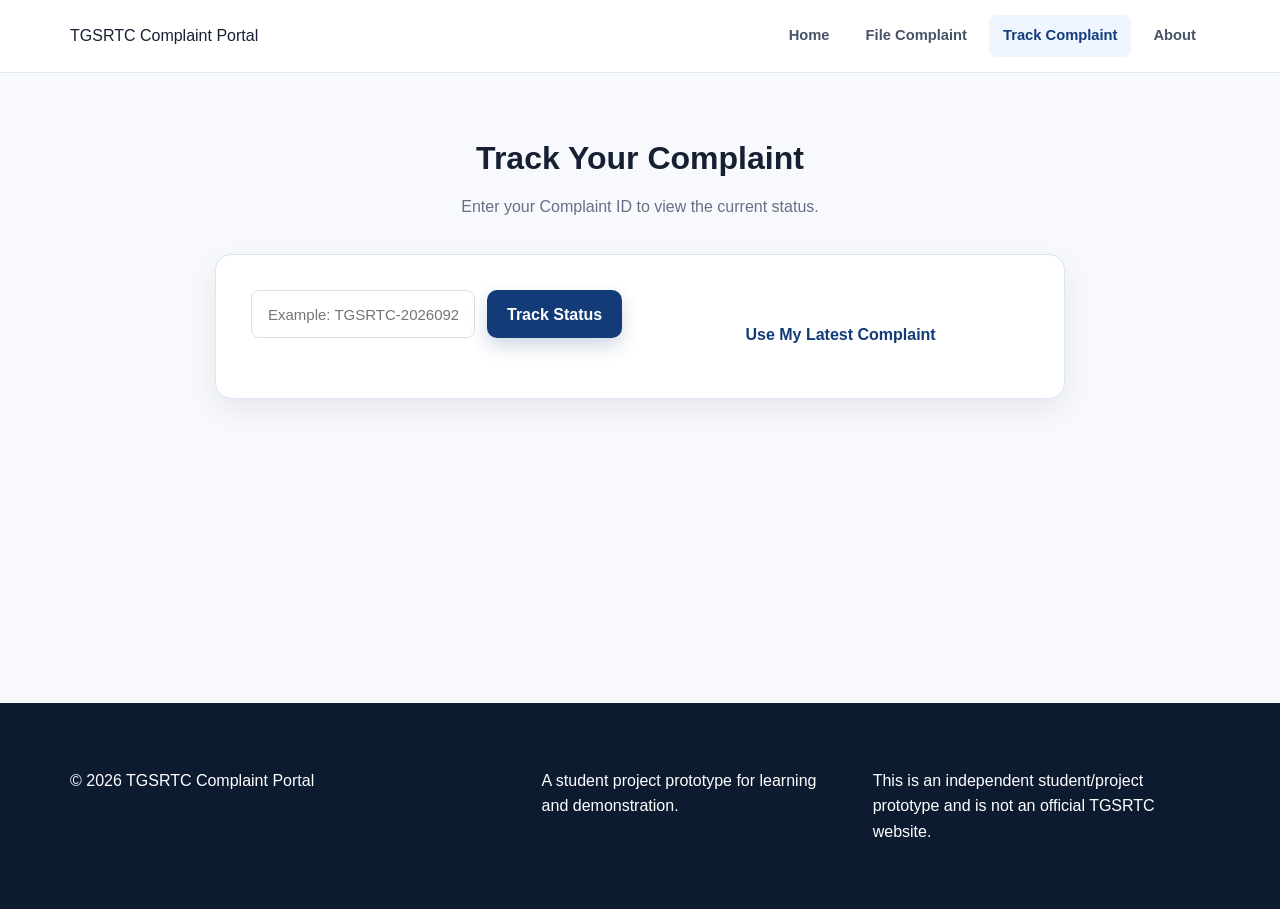
<file: pages/track.html>
<!DOCTYPE html>
<html lang="en">

<head>

    <meta charset="UTF-8">

    <meta name="viewport"
          content="width=device-width, initial-scale=1.0">

    <title>Track Complaint | TGSRTC Complaint Portal</title>

    <link rel="stylesheet" href="../css/style.css">

    <style>

        /* =====================================================
           TRACK COMPLAINT PAGE
        ===================================================== */

        .track-page {
            min-height: 70vh;
            padding: 60px 20px;
        }

        .track-container {
            max-width: 850px;
            margin: auto;
        }

        .track-header {
            text-align: center;
            margin-bottom: 35px;
        }

        .track-header h1 {
            margin-bottom: 10px;
        }

        .track-header p {
            color: #667085;
        }

        .track-card {
            background: #ffffff;
            padding: 35px;
            border-radius: 16px;
            box-shadow: 0 10px 30px rgba(0,0,0,0.08);
        }

        .track-form {
            display: flex;
            gap: 12px;
            margin-bottom: 25px;
        }

        .track-form input {
            flex: 1;
            padding: 14px 16px;
            border: 1px solid #d9dee8;
            border-radius: 8px;
            font-size: 15px;
            outline: none;
        }

        .track-form input:focus {
            border-color: #123b78;
        }

        .track-form button {
            border: none;
            cursor: pointer;
        }

        .track-result {
            display: none;
            margin-top: 25px;
        }

        .track-result.show {
            display: block;
        }

        .complaint-summary {
            border: 1px solid #e3e8f0;
            border-radius: 12px;
            padding: 25px;
            background: #f8fafc;
        }

        .complaint-summary h2 {
            color: #123b78;
            margin-bottom: 20px;
        }

        .detail-grid {
            display: grid;
            grid-template-columns: repeat(2, 1fr);
            gap: 15px;
        }

        .detail-item {
            background: #ffffff;
            padding: 15px;
            border-radius: 8px;
            border: 1px solid #e3e8f0;
        }

        .detail-item span {
            display: block;
            font-size: 13px;
            color: #667085;
            margin-bottom: 5px;
        }

        .detail-item strong {
            color: #172033;
            word-break: break-word;
        }

        /* STATUS */

        .status-box {
            margin-top: 25px;
            padding: 20px;
            background: #eef5ff;
            border-left: 5px solid #123b78;
            border-radius: 8px;
        }

        .status-box span {
            display: block;
            color: #667085;
            font-size: 13px;
            margin-bottom: 5px;
        }

        .status-box strong {
            color: #123b78;
            font-size: 20px;
        }

        /* PROGRESS */

        .progress-section {
            margin-top: 30px;
        }

        .progress-section h3 {
            margin-bottom: 20px;
        }

        .progress {
            display: flex;
            justify-content: space-between;
            position: relative;
            margin-top: 30px;
        }

        .progress::before {
            content: "";
            position: absolute;
            top: 15px;
            left: 8%;
            right: 8%;
            height: 3px;
            background: #d9dee8;
            z-index: 0;
        }

        .progress-step {
            position: relative;
            z-index: 1;
            text-align: center;
            width: 25%;
        }

        .progress-circle {
            width: 32px;
            height: 32px;
            margin: auto;
            border-radius: 50%;
            background: #d9dee8;
            color: #667085;
            display: flex;
            align-items: center;
            justify-content: center;
            font-weight: bold;
            margin-bottom: 8px;
        }

        .progress-step.active .progress-circle {
            background: #123b78;
            color: #ffffff;
        }

        .progress-step.active span {
            color: #123b78;
            font-weight: bold;
        }

        .progress-step span {
            font-size: 12px;
            color: #667085;
        }

        /* ERROR */

        .track-error {
            display: none;
            margin-top: 20px;
            padding: 15px;
            background: #fff1f2;
            color: #b42318;
            border: 1px solid #fecdd3;
            border-radius: 8px;
        }

        .track-error.show {
            display: block;
        }

        .latest-btn {
            display: block;
            margin: 15px auto 0;
            background: transparent;
            border: none;
            color: #123b78;
            cursor: pointer;
            font-weight: 600;
        }

        /* MOBILE */

        @media (max-width: 700px) {

            .track-page {
                padding: 40px 15px;
            }

            .track-card {
                padding: 22px;
            }

            .track-form {
                flex-direction: column;
            }

            .detail-grid {
                grid-template-columns: 1fr;
            }

            .progress-step span {
                font-size: 10px;
            }

        }

    </style>
    

</head>


<body>


<!-- =====================================================
     NAVBAR
===================================================== -->

<header class="navbar">

    <div class="nav-container">

        <a href="../index.html" class="logo">
            TGSRTC Complaint Portal
        </a>

        <button
            class="menu-button"
            id="menuButton"
            aria-label="Open menu">
            ☰
        </button>

        <nav class="nav-links" id="navLinks">

            <a href="../index.html">
                Home
            </a>

            <a href="complaint.html">
                File Complaint
            </a>

            <a href="track.html" class="active">
                Track Complaint
            </a>

            <a href="about.html">
                About
            </a>

        </nav>

    </div>

</header>


<!-- =====================================================
     TRACK PAGE
===================================================== -->

<main class="track-page">

    <div class="track-container">


        <div class="track-header">

            <h1>
                Track Your Complaint
            </h1>

            <p>
                Enter your Complaint ID to view the current status.
            </p>

        </div>


        <div class="track-card">


            <!-- TRACK FORM -->

            <form id="trackForm" class="track-form">

                <input
                    type="text"
                    id="trackComplaintId"
                    placeholder="Example: TGSRTC-20260925-1317"
                    required>

                <button
                    type="submit"
                    class="btn btn-primary">
                    Track Status
                </button>

            </form>


            <button
                type="button"
                id="latestComplaintButton"
                class="latest-btn">
                Use My Latest Complaint
            </button>


            <!-- ERROR -->

            <div
                id="trackError"
                class="track-error">
            </div>


            <!-- RESULT -->

            <div
                id="trackResult"
                class="track-result">


                <div class="complaint-summary">

                    <h2>
                        Complaint Details
                    </h2>


                    <div class="detail-grid">


                        <div class="detail-item">

                            <span>
                                Complaint ID
                            </span>

                            <strong id="resultComplaintId">
                            </strong>

                        </div>


                        <div class="detail-item">

                            <span>
                                Category
                            </span>

                            <strong id="resultCategory">
                            </strong>

                        </div>


                        <div class="detail-item">

                            <span>
                                Bus / Service Number
                            </span>

                            <strong id="resultBusNumber">
                            </strong>

                        </div>


                        <div class="detail-item">

                            <span>
                                Journey Date
                            </span>

                            <strong id="resultJourneyDate">
                            </strong>

                        </div>


                        <div class="detail-item">

                            <span>
                                Boarding Point
                            </span>

                            <strong id="resultBoarding">
                            </strong>

                        </div>


                        <div class="detail-item">

                            <span>
                                Destination
                            </span>

                            <strong id="resultDestination">
                            </strong>

                        </div>


                        <div class="detail-item">

                            <span>
                                Submitted
                            </span>

                            <strong id="resultSubmitted">
                            </strong>

                        </div>

                    </div>


                    <!-- STATUS -->

                    <div class="status-box">

                        <span>
                            Current Status
                        </span>

                        <strong id="resultStatus">
                            Submitted
                        </strong>

                    </div>


                    <!-- PROGRESS -->
                     <!-- EVIDENCE -->

<div
    class="evidence-section"
    id="evidenceSection"
    style="display: none; margin-top: 30px;"
>

    <h3 style="margin-bottom: 15px;">
        Supporting Evidence
    </h3>

    <div
        id="evidenceContainer"
        style="
            background: #ffffff;
            border: 1px solid #e3e8f0;
            border-radius: 12px;
            padding: 20px;
        "
    >
    </div>

</div>

                    <div class="progress-section">

                        <h3>
                            Complaint Progress
                        </h3>

                        <div class="progress">


                            <div class="progress-step active">

                                <div class="progress-circle">
                                    ✓
                                </div>

                                <span>
                                    Submitted
                                </span>

                            </div>


                            <div class="progress-step">

                                <div class="progress-circle">
                                    2
                                </div>

                                <span>
                                    Under Review
                                </span>

                            </div>


                            <div class="progress-step">

                                <div class="progress-circle">
                                    3
                                </div>

                                <span>
                                    In Progress
                                </span>

                            </div>


                            <div class="progress-step">

                                <div class="progress-circle">
                                    4
                                </div>

                                <span>
                                    Resolved
                                </span>

                            </div>


                        </div>

                    </div>


                </div>

            </div>


        </div>

    </div>

</main>


<!-- =====================================================
     FOOTER
===================================================== -->

<footer class="footer">

    <div class="footer-container">

        <p>
            © 2026 TGSRTC Complaint Portal
        </p>

        <p>
            A student project prototype for learning and demonstration.
        </p>

        <p>
            This is an independent student/project prototype
            and is not an official TGSRTC website.
        </p>

    </div>

</footer>


<script src="../js/script.js"></script>

<!-- TRACKING SCRIPT -->

<script>

    const trackForm =
        document.getElementById("trackForm");

    const trackInput =
        document.getElementById("trackComplaintId");

    const trackResult =
        document.getElementById("trackResult");

    const trackError =
        document.getElementById("trackError");


    async function trackComplaint(complaintId) {

        const cleanComplaintId =
            complaintId.trim();


        if (!cleanComplaintId) {

            showTrackError(
                "Please enter your Complaint ID."
            );

            return;

        }


        // Hide previous messages
        trackError.classList.remove("show");

        trackResult.classList.remove("show");


        try {

            const response = await fetch(
    `${API_BASE_URL}/api/complaints/` +
    encodeURIComponent(cleanComplaintId)
);


            if (response.status === 404) {

                showTrackError(
                    "Complaint ID not found. Please check the ID and try again."
                );

                return;

            }


            if (!response.ok) {

                throw new Error(
                    "Unable to connect to the complaint server."
                );

            }


            const complaint =
                await response.json();


            // Show result
            trackResult.classList.add("show");


            // Fill details
            document.getElementById(
                "resultComplaintId"
            ).textContent =
                complaint.complaint_id || "Not available";


            document.getElementById(
                "resultCategory"
            ).textContent =
                formatCategory(complaint.category);


            document.getElementById(
                "resultBusNumber"
            ).textContent =
                complaint.bus_number || "Not provided";


            document.getElementById(
                "resultJourneyDate"
            ).textContent =
                complaint.journey_date || "Not provided";


            document.getElementById(
                "resultBoarding"
            ).textContent =
                complaint.boarding_point || "Not provided";


            document.getElementById(
                "resultDestination"
            ).textContent =
                complaint.destination || "Not provided";


            document.getElementById(
                "resultSubmitted"
            ).textContent =
                complaint.submitted_at || "Not available";


            document.getElementById(
                "resultStatus"
            ).textContent =
                complaint.status || "Submitted";


            updateProgress(
                complaint.status || "Submitted"
            );
            displayEvidence(
    complaint.evidence_file
);


        } catch (error) {

            console.error(
                "Tracking error:",
                error
            );


            showTrackError(
                "Unable to connect to the complaint server. Please make sure the FastAPI backend is running."
            );

        }

    }

function displayEvidence(evidenceFile) {

    const evidenceSection =
        document.getElementById(
            "evidenceSection"
        );

    const evidenceContainer =
        document.getElementById(
            "evidenceContainer"
        );


    if (!evidenceSection || !evidenceContainer) {
        return;
    }


    // Clear previous evidence
    evidenceContainer.innerHTML = "";


    // No evidence uploaded
    if (!evidenceFile) {

        evidenceSection.style.display =
            "none";

        return;

    }


    const extension =
        evidenceFile
            .split(".")
            .pop()
            .toLowerCase();


    const imageExtensions = [
        "jpg",
        "jpeg",
        "png",
        "webp"
    ];


    const videoExtensions = [
        "mp4",
        "mov",
        "webm"
    ];


    let fileUrl = "";


    if (imageExtensions.includes(extension)) {

        fileUrl =
    `${API_BASE_URL}/uploads/images/` +
    encodeURIComponent(evidenceFile);

        evidenceContainer.innerHTML = `

            <img
                src="${fileUrl}"
                alt="Supporting evidence"
                style="
                    width: 100%;
                    max-width: 600px;
                    max-height: 500px;
                    object-fit: contain;
                    display: block;
                    margin: auto;
                    border-radius: 10px;
                "
            >

        `;


    } else if (
        videoExtensions.includes(extension)
    ) {

        fileUrl =
    `${API_BASE_URL}/uploads/videos/` +
    encodeURIComponent(evidenceFile);

        evidenceContainer.innerHTML = `

            <video
                controls
                style="
                    width: 100%;
                    max-width: 700px;
                    max-height: 500px;
                    display: block;
                    margin: auto;
                    border-radius: 10px;
                "
            >

                <source
                    src="${fileUrl}"
                >

                Your browser does not support
                video playback.

            </video>

        `;


    } else {

        evidenceContainer.innerHTML = `

            <p style="color: #667085;">
                Evidence file is available:
                <strong>
                    ${evidenceFile}
                </strong>
            </p>

        `;

    }


    evidenceSection.style.display =
        "block";
}
    function formatCategory(category) {

        const categories = {

            bus: "Bus Issue",

            staff: "Staff Complaint",

            fare: "Fare / Ticket Issue",

            cleanliness: "Cleanliness",

            delay: "Bus Delay",

            lost: "Lost & Found",

            other: "Other"

        };


        return categories[category] ||
               category ||
               "Not provided";

    }


    function updateProgress(status) {

        const steps =
            document.querySelectorAll(
                ".progress-step"
            );


        steps.forEach(function(step) {

            step.classList.remove("active");

        });


        let activeStep = 0;


        if (
            status === "Submitted"
        ) {

            activeStep = 0;

        } else if (
            status === "Under Review"
        ) {

            activeStep = 1;

        } else if (
            status === "In Progress"
        ) {

            activeStep = 2;

        } else if (
            status === "Resolved"
        ) {

            activeStep = 3;

        }


        for (
            let i = 0;
            i <= activeStep;
            i++
        ) {

            if (steps[i]) {

                steps[i].classList.add("active");

            }

        }

    }


    function showTrackError(message) {

        trackResult.classList.remove("show");

        trackError.textContent =
            message;

        trackError.classList.add("show");

    }


    trackForm.addEventListener(
        "submit",
        function(event) {

            event.preventDefault();

            trackComplaint(
                trackInput.value
            );

        }
    );


    document
        .getElementById(
            "latestComplaintButton"
        )
        .addEventListener(
            "click",
            function() {

                const storedComplaint =
                    localStorage.getItem(
                        "latestComplaint"
                    );


                if (!storedComplaint) {

                    showTrackError(
                        "No latest complaint is available. Please submit a complaint first."
                    );

                    return;

                }


                try {

                    const complaint =
                        JSON.parse(
                            storedComplaint
                        );


                    // Support the current backend
                    // complaint_id format
                    const complaintId =
                        complaint.complaint_id ||
                        complaint.complaintId;


                    if (!complaintId) {

                        showTrackError(
                            "No Complaint ID was found for the latest complaint."
                        );

                        return;

                    }


                    trackInput.value =
                        complaintId;


                    // Fetch the real record
                    // from SQLite through FastAPI
                    trackComplaint(
                        complaintId
                    );


                } catch (error) {

                    console.error(
                        "Latest complaint error:",
                        error
                    );


                    showTrackError(
                        "Unable to read your latest complaint."
                    );

                }

            }
        );

</script>

</body>

</html>
</file>
<file: css/style.css>
/* =====================================================
   TGSRTC COMPLAINT PORTAL
   MAIN STYLESHEET
===================================================== */


/* =====================================================
   RESET
===================================================== */

* {
    margin: 0;
    padding: 0;
    box-sizing: border-box;
}

html {
    scroll-behavior: smooth;
}

body {
    font-family: Arial, Helvetica, sans-serif;
    background: #f7f9fc;
    color: #172033;
    line-height: 1.6;
}

a {
    text-decoration: none;
    color: inherit;
}

button,
input {
    font: inherit;
}


/* =====================================================
   COLOR VARIABLES
===================================================== */

:root {
    --primary: #123b78;
    --primary-dark: #0b2c5d;
    --accent: #d71920;

    --text-dark: #172033;
    --text-light: #667085;

    --white: #ffffff;
    --background: #f7f9fc;
    --light-blue: #eef5ff;
    --border: #e3e8f0;

    --shadow: 0 10px 30px rgba(15, 35, 70, 0.08);
}


/* =====================================================
   COMMON
===================================================== */

.section {
    padding: 90px 20px;
}

.section-heading {
    max-width: 700px;
    margin: 0 auto 50px;
    text-align: center;
}

.section-label {
    display: inline-block;
    margin-bottom: 10px;

    color: var(--accent);

    font-size: 0.78rem;
    font-weight: 700;

    letter-spacing: 1.5px;
}

.section-heading h2 {
    margin-bottom: 12px;

    font-size: 2.2rem;
    line-height: 1.2;
}

.section-heading p {
    color: var(--text-light);
}


/* =====================================================
   NAVBAR
===================================================== */

.navbar {
    position: sticky;
    top: 0;

    z-index: 1000;

    background: rgba(255, 255, 255, 0.96);

    border-bottom: 1px solid var(--border);

    backdrop-filter: blur(10px);
}

.nav-container {
    max-width: 1180px;

    margin: auto;
    padding: 15px 20px;

    display: flex;
    align-items: center;
    justify-content: space-between;
}

.logo {
    display: flex;
    align-items: center;
    gap: 10px;
}

.logo-icon {
    width: 44px;
    height: 44px;

    display: flex;
    align-items: center;
    justify-content: center;

    border-radius: 12px;

    background: var(--light-blue);

    font-size: 1.5rem;
}

.logo-title {
    display: block;

    color: var(--primary);

    font-size: 1.05rem;
    font-weight: 800;
}

.logo-subtitle {
    display: block;

    color: var(--text-light);

    font-size: 0.72rem;
}

.nav-links {
    display: flex;
    align-items: center;
    gap: 8px;
}

.nav-links a {
    padding: 9px 14px;

    border-radius: 8px;

    color: #475467;

    font-size: 0.92rem;
    font-weight: 600;

    transition: 0.25s ease;
}

.nav-links a:hover,
.nav-links a.active {
    background: var(--light-blue);
    color: var(--primary);
}

.menu-button {
    display: none;

    border: none;

    background: transparent;

    color: var(--primary);

    font-size: 1.6rem;

    cursor: pointer;
}


/* =====================================================
   HERO
===================================================== */

.hero {
    background:
        linear-gradient(
            135deg,
            #eef5ff 0%,
            #ffffff 55%,
            #fff5f5 100%
        );

    border-bottom: 1px solid var(--border);
}

.hero-container {
    max-width: 1180px;

    min-height: 590px;

    margin: auto;
    padding: 80px 20px;

    display: grid;

    grid-template-columns: 1.2fr 0.8fr;

    align-items: center;

    gap: 70px;
}

.hero-content {
    max-width: 650px;
}

.hero-badge {
    display: inline-block;

    padding: 7px 13px;

    margin-bottom: 20px;

    border: 1px solid #d6e4fa;

    border-radius: 50px;

    background: #ffffff;

    color: var(--primary);

    font-size: 0.82rem;
    font-weight: 700;

    box-shadow: 0 5px 15px rgba(15, 35, 70, 0.05);
}

.hero h1 {
    margin-bottom: 22px;

    color: var(--text-dark);

    font-size: clamp(2.5rem, 5vw, 4.2rem);

    line-height: 1.05;

    letter-spacing: -2px;
}

.hero h1 span {
    display: block;

    color: var(--primary);
}

.hero-content > p {
    max-width: 590px;

    margin-bottom: 32px;

    color: var(--text-light);

    font-size: 1.08rem;
}

.hero-buttons {
    display: flex;

    flex-wrap: wrap;

    gap: 13px;
}


/* =====================================================
   BUTTONS
===================================================== */

.btn {
    display: inline-flex;

    align-items: center;
    justify-content: center;

    min-height: 48px;

    padding: 0 20px;

    border-radius: 10px;

    font-weight: 700;

    cursor: pointer;

    transition:
        transform 0.2s ease,
        box-shadow 0.2s ease,
        background 0.2s ease;
}

.btn:hover {
    transform: translateY(-2px);
}

.btn-primary {
    background: var(--primary);

    color: var(--white);

    box-shadow: 0 8px 18px rgba(18, 59, 120, 0.2);
}

.btn-primary:hover {
    background: var(--primary-dark);
}

.btn-secondary {
    border: 1px solid #cfd8e6;

    background: #ffffff;

    color: var(--primary);
}

.btn-secondary:hover {
    border-color: var(--primary);

    box-shadow: var(--shadow);
}


/* =====================================================
   HERO CARD
===================================================== */

.hero-card {
    position: relative;

    padding: 42px 35px;

    border: 1px solid #dce5f2;

    border-radius: 24px;

    background: rgba(255, 255, 255, 0.9);

    box-shadow: 0 25px 60px rgba(15, 35, 70, 0.12);

    text-align: center;
}

.hero-card::before {
    content: "";

    position: absolute;

    top: -35px;
    right: -35px;

    width: 110px;
    height: 110px;

    border-radius: 50%;

    background: #ffe9ea;

    z-index: -1;
}

.hero-card-icon {
    width: 95px;
    height: 95px;

    margin: 0 auto 22px;

    display: flex;
    align-items: center;
    justify-content: center;

    border-radius: 25px;

    background: var(--light-blue);

    font-size: 3.5rem;
}

.hero-card h3 {
    margin-bottom: 10px;

    color: var(--primary);

    font-size: 1.35rem;
}

.hero-card p {
    margin-bottom: 25px;

    color: var(--text-light);
}

.hero-card-status {
    display: inline-flex;

    align-items: center;

    gap: 8px;

    padding: 9px 14px;

    border-radius: 50px;

    background: #eefbf3;

    color: #197044;

    font-size: 0.82rem;
    font-weight: 700;
}

.status-dot {
    width: 8px;
    height: 8px;

    border-radius: 50%;

    background: #22a05a;
}


/* =====================================================
   CATEGORIES
===================================================== */

.categories {
    background: #ffffff;
}

.category-grid {
    max-width: 1180px;

    margin: auto;

    display: grid;

    grid-template-columns: repeat(3, 1fr);

    gap: 20px;
}

.category-card {
    padding: 28px;

    border: 1px solid var(--border);

    border-radius: 16px;

    background: #ffffff;

    box-shadow: 0 5px 20px rgba(15, 35, 70, 0.04);

    transition:
        transform 0.25s ease,
        box-shadow 0.25s ease,
        border-color 0.25s ease;
}

.category-card:hover {
    transform: translateY(-6px);

    border-color: #bfd2ed;

    box-shadow: var(--shadow);
}

.category-icon {
    width: 55px;
    height: 55px;

    margin-bottom: 18px;

    display: flex;
    align-items: center;
    justify-content: center;

    border-radius: 14px;

    background: var(--light-blue);

    font-size: 1.7rem;
}

.category-card h3 {
    margin-bottom: 7px;

    color: var(--text-dark);

    font-size: 1.05rem;
}

.category-card p {
    color: var(--text-light);

    font-size: 0.9rem;
}


/* =====================================================
   HOW IT WORKS
===================================================== */

.how-section {
    background: var(--background);
}

.steps {
    max-width: 1050px;

    margin: auto;

    display: flex;

    align-items: flex-start;

    justify-content: center;
}

.step {
    max-width: 280px;

    text-align: center;
}

.step-number {
    margin-bottom: 8px;

    color: #aab4c4;

    font-size: 0.75rem;
    font-weight: 800;

    letter-spacing: 1px;
}

.step-icon {
    width: 70px;
    height: 70px;

    margin: 0 auto 18px;

    display: flex;
    align-items: center;
    justify-content: center;

    border-radius: 20px;

    background: #ffffff;

    box-shadow: var(--shadow);

    font-size: 2rem;
}

.step h3 {
    margin-bottom: 8px;

    color: var(--primary);
}

.step p {
    color: var(--text-light);

    font-size: 0.9rem;
}

.step-line {
    width: 80px;

    height: 2px;

    margin: 75px 20px 0;

    background: #d9e1ec;
}


/* =====================================================
   TRACK SECTION
===================================================== */

.track-section {
    background: #ffffff;
}

.track-card {
    max-width: 1000px;

    margin: auto;

    padding: 45px;

    display: flex;

    align-items: center;

    gap: 30px;

    border-radius: 22px;

    background:
        linear-gradient(
            135deg,
            #eef5ff,
            #f8fbff
        );

    border: 1px solid #d9e5f4;
}

.track-icon {
    min-width: 85px;
    height: 85px;

    display: flex;
    align-items: center;
    justify-content: center;

    border-radius: 20px;

    background: #ffffff;

    box-shadow: var(--shadow);

    font-size: 2.5rem;
}

.track-content {
    flex: 1;
}

.track-content h2 {
    margin-bottom: 8px;

    color: var(--primary);

    font-size: 2rem;
}

.track-content p {
    margin-bottom: 22px;

    color: var(--text-light);
}

.track-form {
    display: flex;

    gap: 10px;
}

.track-form input {
    flex: 1;

    min-width: 0;

    height: 48px;

    padding: 0 15px;

    border: 1px solid #cdd7e5;

    border-radius: 9px;

    outline: none;

    background: #ffffff;

    color: var(--text-dark);
}

.track-form input:focus {
    border-color: var(--primary);

    box-shadow: 0 0 0 3px rgba(18, 59, 120, 0.08);
}


/* =====================================================
   NOTICE
===================================================== */

.notice-section {
    padding-top: 0;

    background: #ffffff;
}

.notice {
    max-width: 1000px;

    margin: auto;

    padding: 25px;

    display: flex;

    gap: 18px;

    border: 1px solid #dce7f5;

    border-radius: 14px;

    background: #f8fbff;
}

.notice-icon {
    font-size: 1.5rem;
}

.notice h3 {
    margin-bottom: 4px;

    color: var(--primary);

    font-size: 1rem;
}

.notice p {
    color: var(--text-light);

    font-size: 0.88rem;
}


/* =====================================================
   FOOTER
===================================================== */

.footer {
    background: #0d1b31;

    color: #ffffff;
}

.footer-container {
    max-width: 1180px;

    margin: auto;
    padding: 65px 20px;

    display: grid;

    grid-template-columns: 1.5fr 1fr 1.2fr;

    gap: 50px;
}

.footer .logo-title {
    color: #ffffff;
}

.footer .logo-subtitle {
    color: #aeb9c9;
}

.footer-brand > p {
    max-width: 360px;

    margin-top: 18px;

    color: #aeb9c9;

    font-size: 0.88rem;
}

.footer h4 {
    margin-bottom: 15px;

    font-size: 0.95rem;
}

.footer-links {
    display: flex;

    flex-direction: column;

    align-items: flex-start;

    gap: 8px;
}

.footer-links a {
    color: #aeb9c9;

    font-size: 0.88rem;

    transition: 0.2s ease;
}

.footer-links a:hover {
    color: #ffffff;
}

.footer-info p {
    max-width: 330px;

    color: #aeb9c9;

    font-size: 0.88rem;
}

.footer-bottom {
    max-width: 1180px;

    margin: auto;

    padding: 18px 20px;

    display: flex;

    justify-content: space-between;

    gap: 20px;

    border-top: 1px solid rgba(255, 255, 255, 0.1);

    color: #8794a7;

    font-size: 0.78rem;
}


/* =====================================================
   MOBILE
===================================================== */

@media (max-width: 900px) {

    .hero-container {
        grid-template-columns: 1fr;

        text-align: center;

        gap: 40px;
    }

    .hero-content {
        margin: auto;
    }

    .hero-content > p {
        margin-left: auto;
        margin-right: auto;
    }

    .hero-buttons {
        justify-content: center;
    }

    .hero-card {
        max-width: 500px;

        width: 100%;

        margin: auto;
    }

    .category-grid {
        grid-template-columns: repeat(2, 1fr);
    }

    .footer-container {
        grid-template-columns: 1fr 1fr;
    }

    .footer-brand {
        grid-column: 1 / -1;
    }
}


/* =====================================================
   SMALL TABLETS / PHONES
===================================================== */

@media (max-width: 700px) {

    .nav-links {
        position: absolute;

        top: 75px;
        left: 15px;
        right: 15px;

        padding: 12px;

        display: none;

        flex-direction: column;

        align-items: stretch;

        gap: 3px;

        border: 1px solid var(--border);

        border-radius: 12px;

        background: #ffffff;

        box-shadow: var(--shadow);
    }

    .nav-links.show {
        display: flex;
    }

    .nav-links a {
        padding: 12px;
    }

    .menu-button {
        display: block;
    }

    .hero-container {
        min-height: auto;

        padding: 65px 20px;
    }

    .hero h1 {
        font-size: 2.5rem;

        letter-spacing: -1px;
    }

    .section {
        padding: 70px 20px;
    }

    .section-heading h2 {
        font-size: 1.9rem;
    }

    .category-grid {
        grid-template-columns: 1fr;
    }

    .steps {
        flex-direction: column;

        align-items: center;

        gap: 20px;
    }

    .step {
        max-width: 340px;
    }

    .step-line {
        width: 2px;
        height: 35px;

        margin: 0;
    }

    .track-card {
        padding: 30px 22px;

        flex-direction: column;

        text-align: center;
    }

    .track-form {
        flex-direction: column;
    }

    .track-form input,
    .track-form button {
        width: 100%;
    }

    .notice {
        align-items: flex-start;
    }

    .footer-container {
        grid-template-columns: 1fr;

        gap: 35px;
    }

    .footer-brand {
        grid-column: auto;
    }

    .footer-bottom {
        flex-direction: column;

        text-align: center;
    }
}


/* =====================================================
   EXTRA SMALL PHONES
===================================================== */

@media (max-width: 420px) {

    .nav-container {
        padding: 12px 15px;
    }

    .logo-icon {
        width: 40px;
        height: 40px;
    }

    .hero h1 {
        font-size: 2.15rem;
    }

    .hero-buttons {
        flex-direction: column;
    }

    .hero-buttons .btn {
        width: 100%;
    }

    .hero-card {
        padding: 30px 22px;
    }

    .track-content h2 {
        font-size: 1.6rem;
    }
}
</file>
